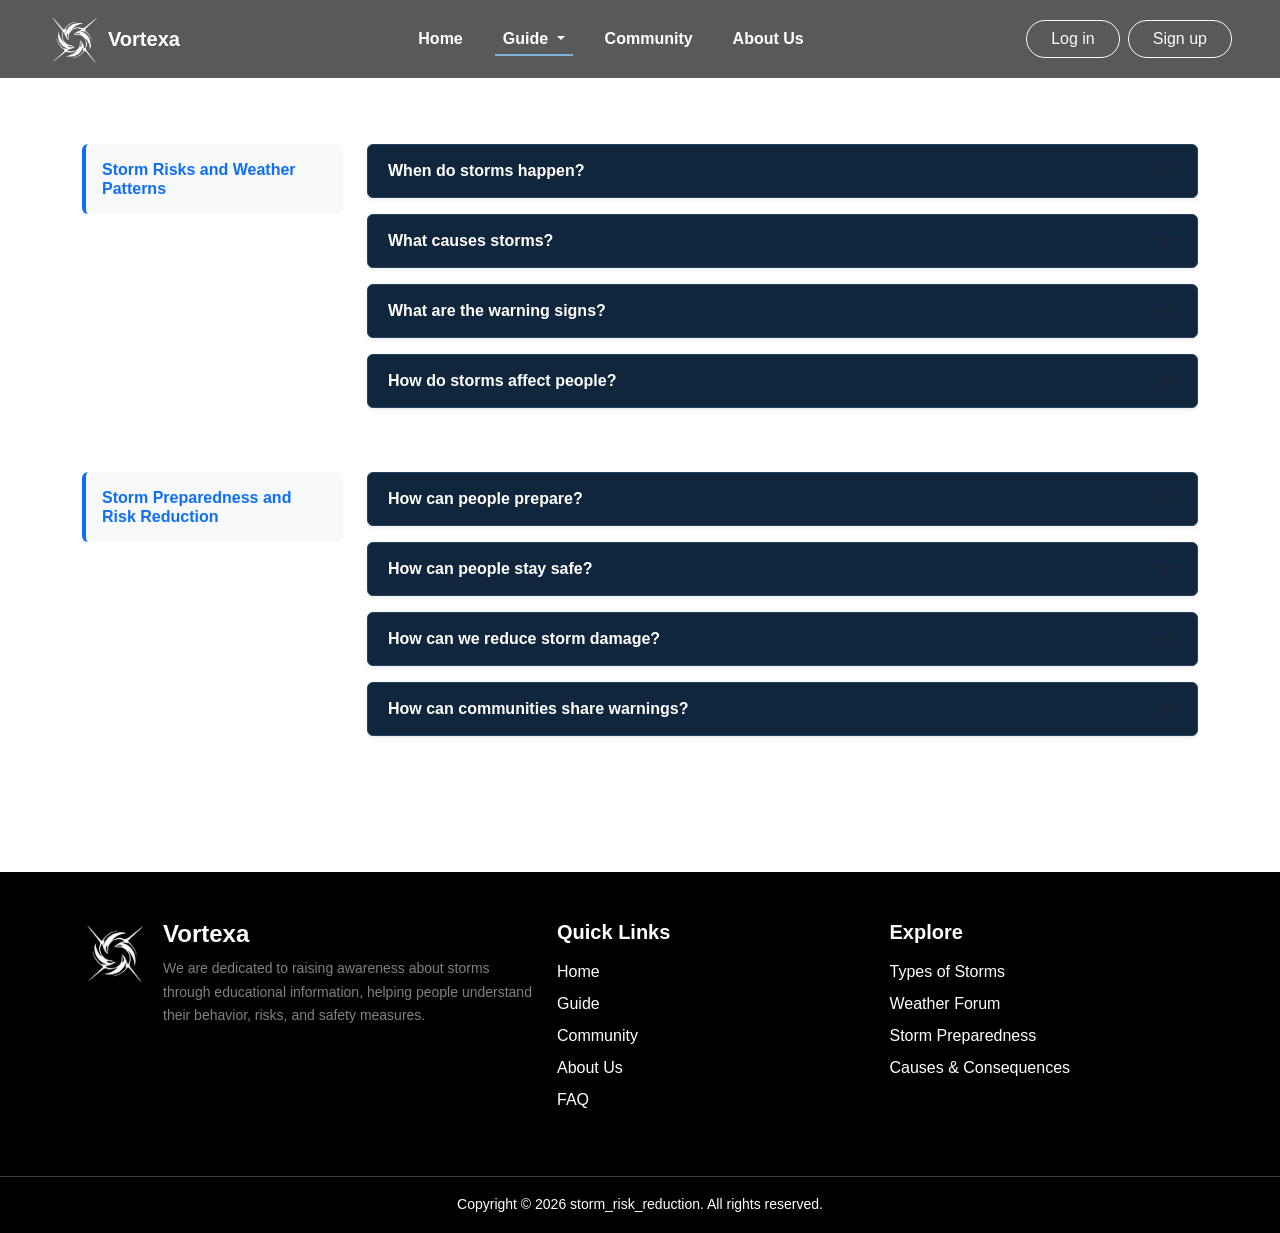
<file: page/faq.html>
<!DOCTYPE html>
<html lang="en">
<head>
    <meta charset="UTF-8">
    <meta name="viewport" content="width=device-width, initial-scale=1.0">
    <title>FAQ</title>
    <link href="https://cdn.jsdelivr.net/npm/bootstrap@5.3.8/dist/css/bootstrap.min.css" rel="stylesheet">
    <link rel="stylesheet" href="https://cdn.jsdelivr.net/npm/bootstrap-icons@1.13.1/font/bootstrap-icons.min.css">
    <link href="https://unpkg.com/aos@2.3.1/dist/aos.css" rel="stylesheet">
    <link rel="shortcut icon" href="../media/voretxa logo.png">
    <link rel="stylesheet" href="../style/style.css">
</head>

<body>

    <!-- Start NAVBAR -->
    <nav class="navbar navbar-expand-lg navbar-dark fixed-top navbar-blurred">
        <div class="container-fluid px-3 px-lg-5">
            <a href="../index.html" class="navbar-brand d-flex align-items-center">
                <img src="../media/voretxa logo.png" class="nav-logo-img object-fit-contain" alt="Logo">
                <span class="ms-2 fw-bold fs-5">Vortexa</span>
            </a>
            <button class="navbar-toggler" type="button" data-bs-toggle="collapse" data-bs-target="#navbarmenu" aria-controls="navbarmenu" aria-expanded="false" aria-label="Toggle navigation">
                <span class="navbar-toggler-icon"></span>
            </button>
            <div class="collapse navbar-collapse" id="navbarmenu">
                <ul class="navbar-nav mx-auto nav-links gap-lg-4">
                    <li class="nav-item">
                        <a href="../Index.html" class="nav-link text-white fw-bold"> Home </a>
                    </li>

                    <li class="nav-item dropdown">
                        <a class="nav-link dropdown-toggle text-white fw-bold active" href="#" id="guideDropdown" role="button" data-bs-toggle="dropdown" aria-expanded="false" aria-current="page">
                            Guide
                        </a>
                        <ul class="dropdown-menu dropdown-menu-dark" aria-labelledby="guideDropdown">
                            <li><a href="guide.html" class="dropdown-item"> Guide </a></li>
                            <li> <a href="stormrisk.html" class="dropdown-item"> Storm Risk </a> </li>
                            <li> <a href="faq.html" class="dropdown-item active"> FAQ</a></li>
                        </ul>
                    </li>
                    <li class="nav-item"><a href="community.html" class="nav-link text-white fw-bold"> Community </a></li>
                    <li class="nav-item"> <a href="aboutus.html" class="nav-link text-white fw-bold"> About Us </a> </li>
                </ul>

                <div class="d-flex flex-column flex-lg-row gap-2 mt-3 mt-lg-0">
                    <a href="#" class="btn btn-outline-light rounded-pill px-4"> Log in </a>
                    <a href="#" class="btn btn-outline-light rounded-pill px-4">Sign up </a>
                </div>
            </div>
        </div>
    </nav>
    <!-- End NAVBAR -->


    <!-- Start FAQ  -->
    <div class="container py-5 mt-5" id="faq">
        <div class="row mb-5 mt-5">

            <div class="col-md-3 mb-3" data-aos="fade-right">
                <h6 class="fw-bold text-primary bg-light p-3 rounded border-start border-4 border-primary">
                    Storm Risks and Weather Patterns
                </h6>
            </div>

            <div class="col-md-9">

                <div class="accordion" id="faq1">

                    <!-- Question 1 -->
                    <div class="accordion-item mb-3 rounded shadow-sm" data-aos="fade-up" data-aos-delay="100">
                        <h2 class="accordion-header">
                            <button class="accordion-button collapsed fw-semibold py-3" type="button"
                                data-bs-toggle="collapse" data-bs-target="#question1"
                                aria-expanded="false" aria-controls="question1">
                                When do storms happen?
                            </button>
                        </h2>

                        <div id="question1" class="accordion-collapse collapse" data-bs-parent="#faq1">
                            <div class="accordion-body p-4">
                                Storms can happen at any time of the year, but they are more common during the rainy season. In Myanmar, storms often occur from May to October, when there is heavy rainfall, strong winds, and thunderstorms. Storms may become more frequent or severe when warm, moist air rises and forms large storm clouds. Checking weather forecasts can help people understand when storms are likely to happen and prepare in advance.
                            </div>
                        </div>
                    </div>

                    <!-- Question 2 -->
                    <div class="accordion-item mb-3 rounded shadow-sm" data-aos="fade-up" data-aos-delay="200">
                        <h2 class="accordion-header">
                            <button class="accordion-button collapsed fw-semibold py-3" type="button"
                                data-bs-toggle="collapse" data-bs-target="#question2"
                                aria-expanded="false" aria-controls="question2">
                                What causes storms?
                            </button>
                        </h2>

                        <div id="question2" class="accordion-collapse collapse" data-bs-parent="#faq1">
                            <div class="accordion-body p-4">
                                Storms usually form when warm, moist air rises into the atmosphere and meets cooler air. As the warm air rises, it cools and forms clouds. When enough moisture gathers, heavy rain, strong winds, thunder, and lightning may occur. Storms can also develop when low-pressure systems bring together different air masses. Tropical storms form over warm ocean water and can become stronger as they gain energy from the warm, moist air.
                            </div>
                        </div>
                    </div>

                    <!-- Question 3 -->
                    <div class="accordion-item mb-3 rounded shadow-sm" data-aos="fade-up" data-aos-delay="300">
                        <h2 class="accordion-header">
                            <button class="accordion-button collapsed fw-semibold py-3" type="button"
                                data-bs-toggle="collapse" data-bs-target="#question3"
                                aria-expanded="false" aria-controls="question3">
                                What are the warning signs?
                            </button>
                        </h2>

                        <div id="question3" class="accordion-collapse collapse" data-bs-parent="#faq1">
                            <div class="accordion-body p-4">
                                There are several warning signs that a storm may be approaching. These include dark clouds, strong or sudden winds, thunder, lightning, and heavy rainfall. The sky may become darker, and the weather may change quickly. Weather forecasts and official storm warnings can also provide important information about approaching storms. People should pay attention to these signs and move to a safe place when necessary.
                            </div>
                        </div>
                    </div>

                    <!-- Question 4 -->
                    <div class="accordion-item mb-3 rounded shadow-sm" data-aos="fade-up" data-aos-delay="400">
                        <h2 class="accordion-header">
                            <button class="accordion-button collapsed fw-semibold py-3" type="button"
                                data-bs-toggle="collapse" data-bs-target="#question4"
                                aria-expanded="false" aria-controls="question4">
                                How do storms affect people?
                            </button>
                        </h2>

                        <div id="question4" class="accordion-collapse collapse" data-bs-parent="#faq1">
                            <div class="accordion-body p-4">
                                Storms can cause serious problems for people, homes, and communities. Heavy rainfall can lead to flooding, while strong winds can damage roofs, trees, and buildings. Storms may also destroy crops, damage roads, and interrupt electricity and communication services. These problems can affect people's daily lives, transportation, and income. In severe cases, storms can also cause injuries and force families to leave their homes temporarily.
                            </div>
                        </div>
                    </div>

                </div>
            </div>
        </div>


        <!-- Second FAQ Group -->
        <div class="row mb-5">

            <div class="col-md-3 mb-3" data-aos="fade-right">
                <h6 class="fw-bold text-primary bg-light p-3 rounded border-start border-4 border-primary">
                    Storm Preparedness and Risk Reduction
                </h6>
            </div>

            <div class="col-md-9">

                <div class="accordion" id="faq5">

                    <!-- Question 5 -->
                    <div class="accordion-item mb-3 rounded shadow-sm" data-aos="fade-up" data-aos-delay="100">
                        <h2 class="accordion-header">
                            <button class="accordion-button collapsed fw-semibold py-3" type="button"
                                data-bs-toggle="collapse" data-bs-target="#question5"
                                aria-expanded="false" aria-controls="question5">
                                How can people prepare?
                            </button>
                        </h2>

                        <div id="question5" class="accordion-collapse collapse" data-bs-parent="#faq5">
                            <div class="accordion-body p-4">
                                People can prepare for storms by checking weather forecasts and listening to official warnings. They should prepare emergency supplies such as drinking water, food, a flashlight, batteries, and a first-aid kit. It is also important to secure roofs, close windows, and keep important documents in a safe place. Families should know where to go if they need to evacuate and make a simple emergency plan. Preparing early can help people stay safe and reduce damage during a storm.
                            </div>
                        </div>
                    </div>

                    <!-- Question 6 -->
                    <div class="accordion-item mb-3 rounded shadow-sm" data-aos="fade-up" data-aos-delay="200">
                        <h2 class="accordion-header">
                            <button class="accordion-button collapsed fw-semibold py-3" type="button"
                                data-bs-toggle="collapse" data-bs-target="#question6"
                                aria-expanded="false" aria-controls="question6">
                                How can people stay safe?
                            </button>
                        </h2>

                        <div id="question6" class="accordion-collapse collapse" data-bs-parent="#faq5">
                            <div class="accordion-body p-4">
                                People should stay indoors and keep away from windows during strong winds and heavy rain. They should avoid flooded roads, rivers, and areas where water is moving quickly. During thunderstorms, people should stay away from tall trees, open areas, and electrical equipment. If officials advise evacuation, people should follow their instructions and move to a safe location. After the storm, people should avoid damaged buildings and fallen power lines because these can still be dangerous.
                            </div>
                        </div>
                    </div>

                    <!-- Question 7 -->
                    <div class="accordion-item mb-3 rounded shadow-sm" data-aos="fade-up" data-aos-delay="300">
                        <h2 class="accordion-header">
                            <button class="accordion-button collapsed fw-semibold py-3" type="button"
                                data-bs-toggle="collapse" data-bs-target="#question7"
                                aria-expanded="false" aria-controls="question7">
                                How can we reduce storm damage?
                            </button>
                        </h2>

                        <div id="question7" class="accordion-collapse collapse" data-bs-parent="#faq5">
                            <div class="accordion-body p-4">
                                We can reduce storm damage by taking preventive measures before storms occur. Communities should keep drains and waterways clear so that rainwater can flow away easily. Homes can be protected by securing roofs, repairing weak structures, and using suitable building materials. Planting trees in appropriate areas can help reduce soil erosion and provide protection from strong winds. Communities can also improve drainage systems, prepare emergency shelters, and educate people about storm safety. These actions can help reduce damage to homes, roads, and the environment.
                            </div>
                        </div>
                    </div>

                    <!-- Question 8 -->
                    <div class="accordion-item mb-3 rounded shadow-sm" data-aos="fade-up" data-aos-delay="400">
                        <h2 class="accordion-header">
                            <button class="accordion-button collapsed fw-semibold py-3" type="button"
                                data-bs-toggle="collapse" data-bs-target="#question8"
                                aria-expanded="false" aria-controls="question8">
                                How can communities share warnings?
                            </button>
                        </h2>

                        <div id="question8" class="accordion-collapse collapse" data-bs-parent="#faq5">
                            <div class="accordion-body p-4">
                                Communities can share storm warnings through radio, television, social media, mobile phone messages, and local announcements. Weather information should come from reliable sources, such as the Department of Meteorology and Hydrology in Myanmar. Local leaders can help inform residents about approaching storms, evacuation routes, and safe shelters. Schools and community groups can also teach people how to respond to warnings. Sharing clear and timely information helps people prepare early and protect themselves and their families.
                            </div>
                        </div>
                    </div>

                </div>
            </div>
        </div>

    </div>
    <!-- END FAQ SECTION -->


    <!-- Start FOOTER -->
    <footer class="bg-black text-white mt-4">
        <div class="container py-5">
            <div class="row g-4">
                <div class="col-12 col-md-5">
                    <div class="d-flex align-items-start">
                        <a href="index.html"><img src="../media/voretxa logo.png" class="footer-logo me-3" alt="logo"></a>
                        <div>
                            <h4 class="fw-bold">Vortexa</h4>
                            <p class="small text-white-50">
                                We are dedicated to raising awareness about storms through educational information, helping people understand their behavior, risks, and safety measures.
                            </p>
                        </div>
                    </div>
                </div>

                <div class="col-12 col-md-7">
                    <div class="row g-4">
                        <div class="col-6 col-md-6">
                            <h5 class="fw-bold mb-3">Quick Links</h5>
                            <ul class="list-unstyled footer-links">
                                <li class="mb-2">
                                    <a href="../index.html" class="text-decoration-none text-white">Home</a>
                                </li>
                                <li class="mb-2">
                                    <a href="guide.html" class="text-decoration-none text-white">Guide</a>
                                </li>
                                <li class="mb-2">
                                    <a href="community.html" class="text-decoration-none text-white">Community</a>
                                </li>
                                <li class="mb-2">
                                    <a href="aboutus.html" class="text-decoration-none text-white">About Us</a>
                                </li>
                                <li class="mb-2">
                                    <a href="faq.html" class="text-decoration-none text-white">FAQ</a>
                                </li>
                            </ul>
                        </div>


                        <div class="col-6 col-md-6">
                            <h5 class="fw-bold mb-3">Explore</h5>

                            <ul class="list-unstyled footer-links">
                                <li class="mb-2">
                                    <a href="guide.html#storm-type" class="text-decoration-none text-white">Types of Storms</a>
                                </li>
                                <li class="mb-2">
                                    <a href="community.html#weather-forum" class="text-decoration-none text-white">Weather Forum</a>
                                </li>
                                <li class="mb-2">
                                    <a href="guide.html#Preparedness" class="text-decoration-none text-white">Storm Preparedness</a>
                                </li>
                                <li class="mb-2">
                                    <a href="guide.html#causes" class="text-decoration-none text-white">Causes & Consequences</a>
                                </li>
                            </ul>
                        </div>

                    </div>
                </div>

            </div>
        </div>


        <hr class="my-0">

        <div class="container text-center py-3">
            <p class="small mb-0 text-light-50">
                Copyright &copy; 2026 storm_risk_reduction. All rights reserved.
            </p>
        </div>

    </footer>

    <!-- End FOOTER  -->


    <!-- BOOTSTRAP JS -->
    <script src="https://cdn.jsdelivr.net/npm/bootstrap@5.3.8/dist/js/bootstrap.bundle.min.js"></script>

    <!-- AOS JS -->
    <script src="https://unpkg.com/aos@2.3.1/dist/aos.js"></script>

    <!-- INITIALIZE AOS -->
    <script>
        AOS.init({
            duration: 1000,
            once: true,
            offset: 100,
            easing: 'ease-in-out',
            mirror: false
        });
    </script>

</body>
</html>
</file>
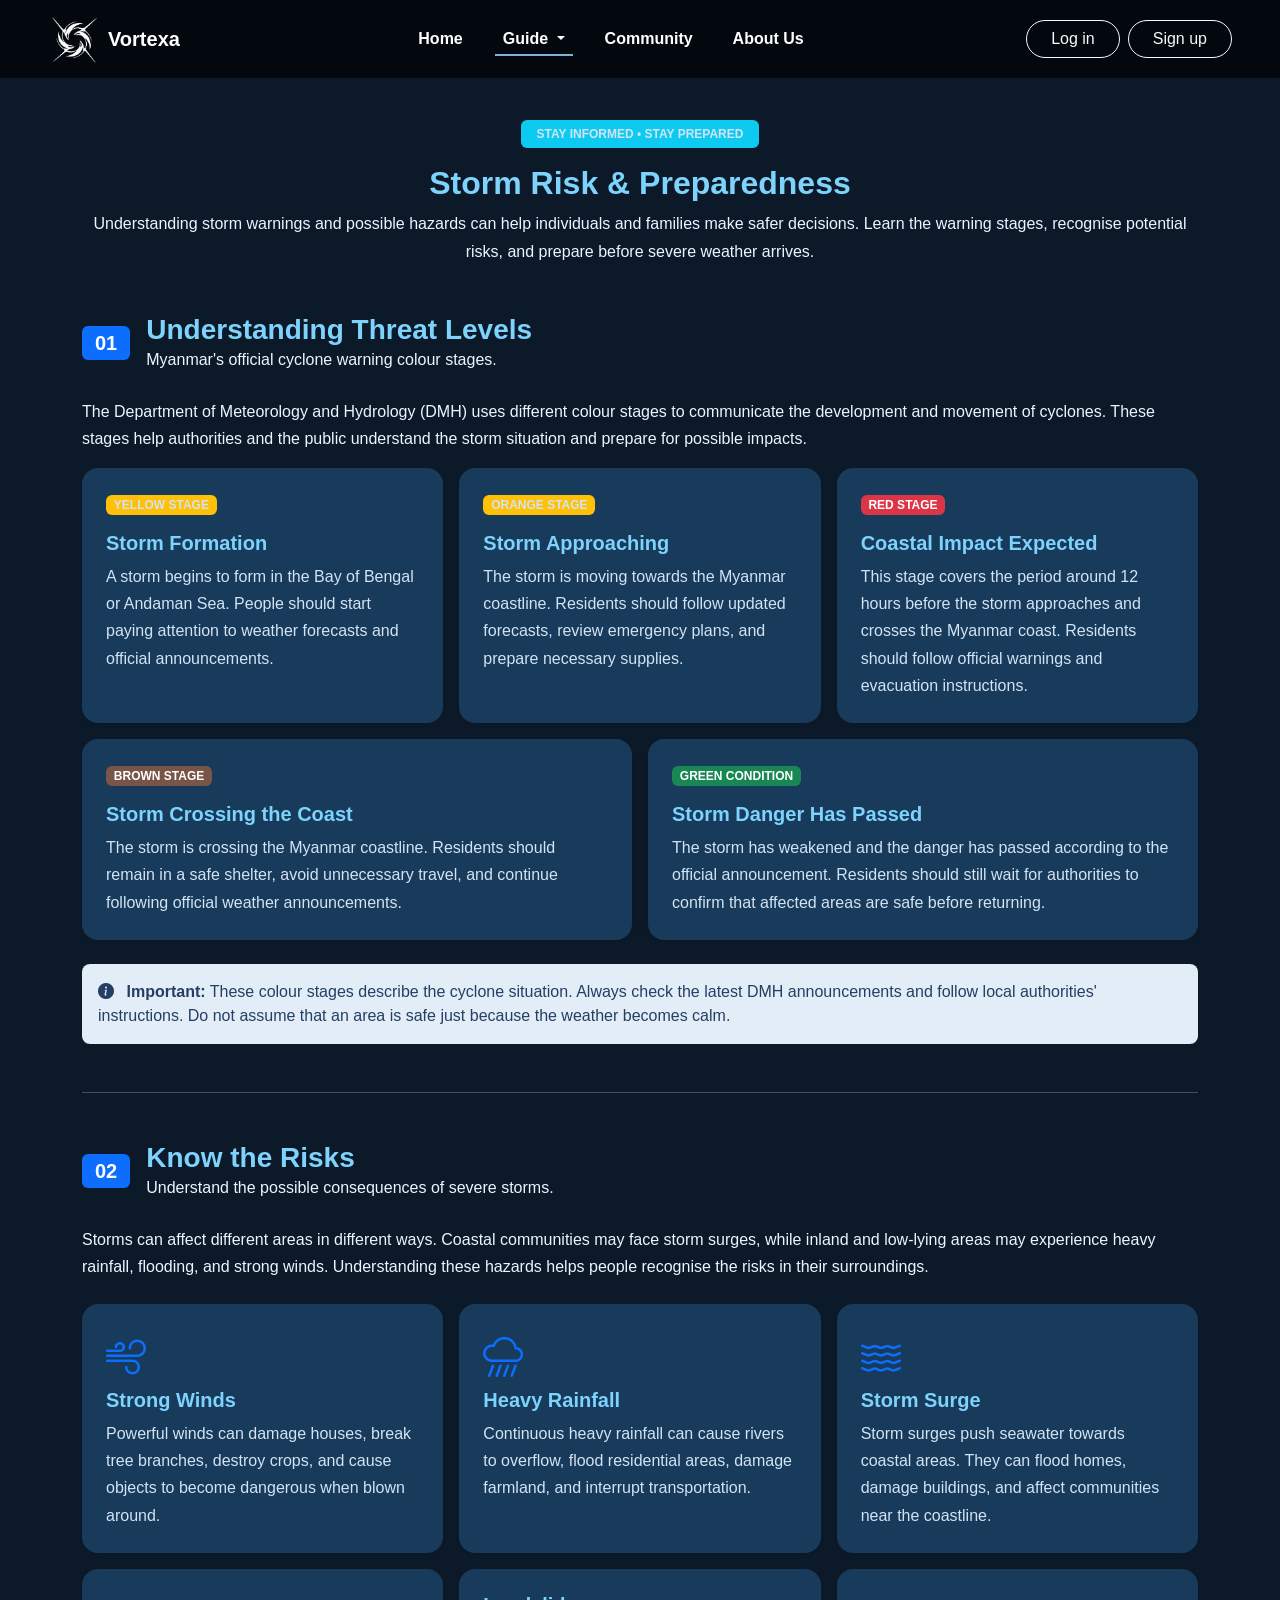
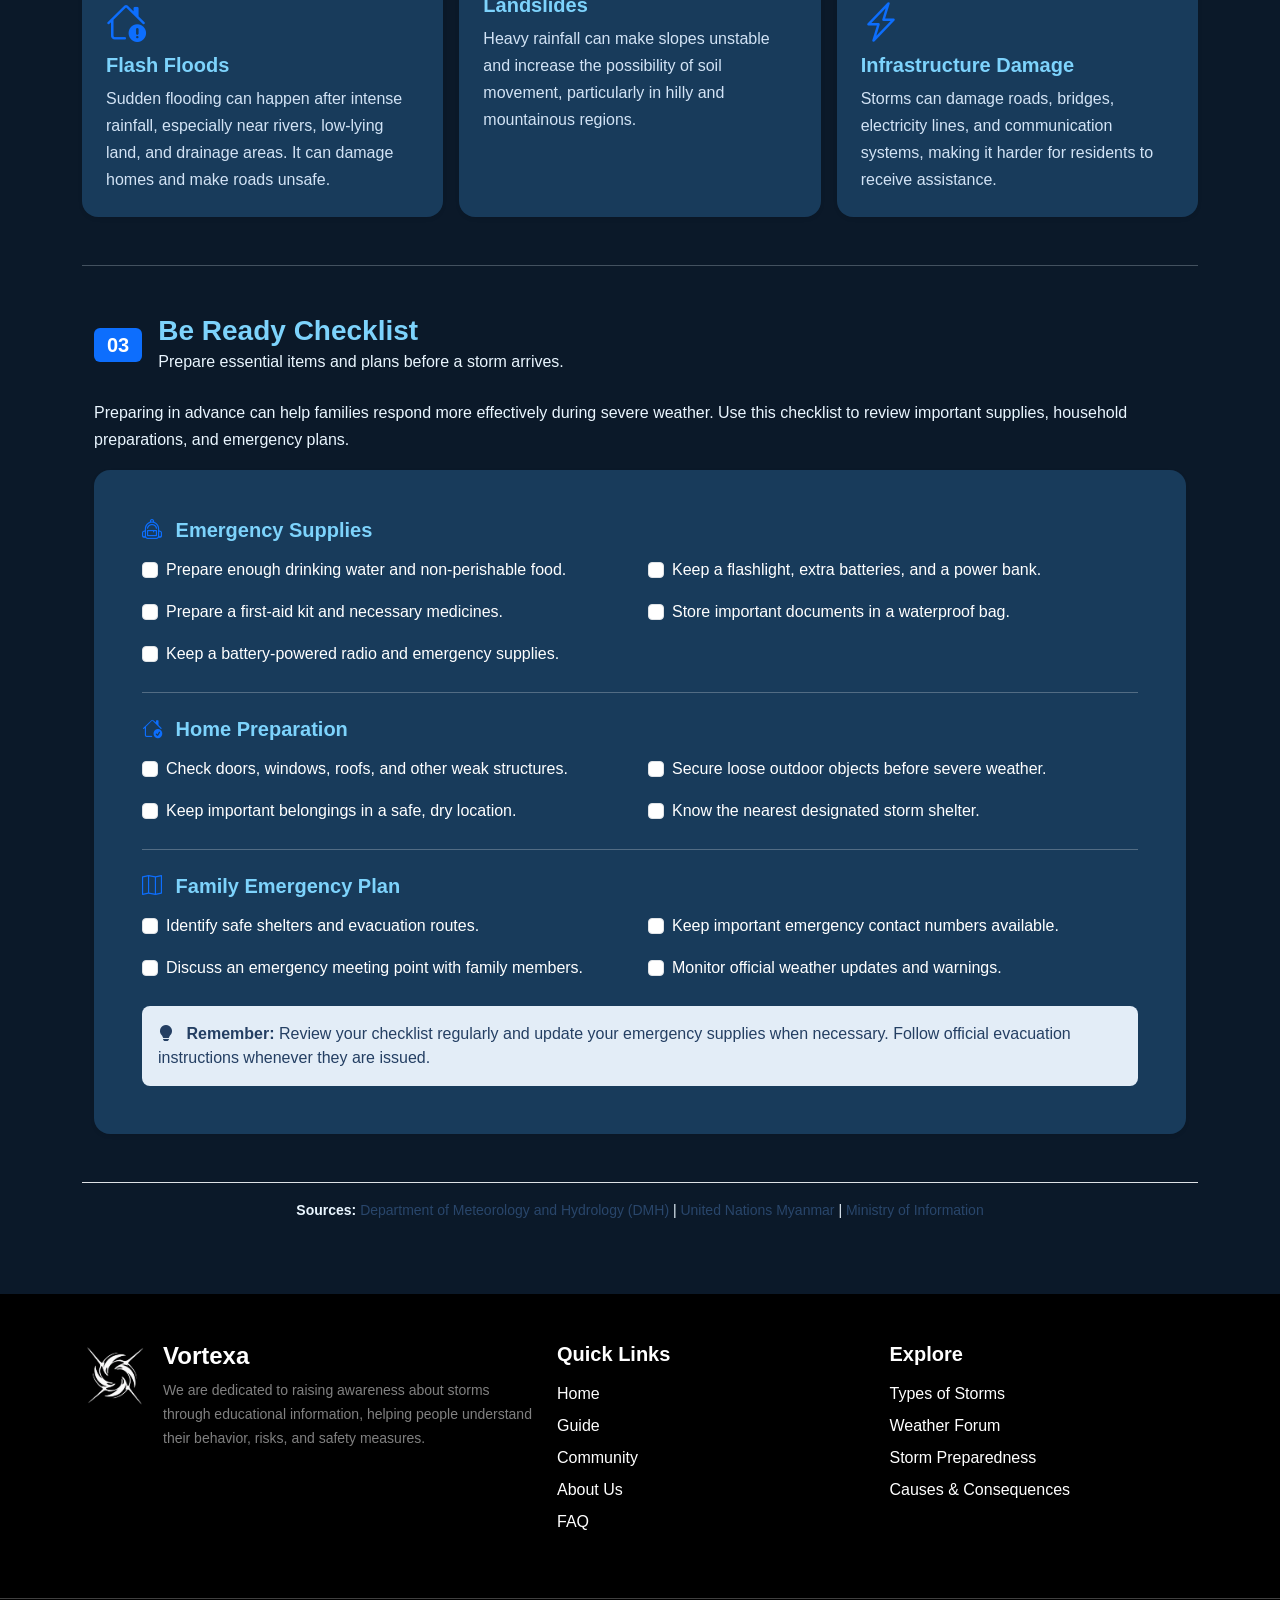
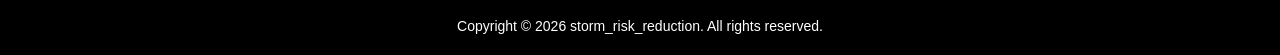
<file: page/stormrisk.html>
<!DOCTYPE html>
<html lang="en">
<head>
    <meta charset="UTF-8">
    <meta name="viewport" content="width=device-width, initial-scale=1.0">
    <title>Storm Risk & Preparedness</title>
    <link href="https://cdn.jsdelivr.net/npm/bootstrap@5.3.8/dist/css/bootstrap.min.css" rel="stylesheet">
    <link rel="stylesheet" href="https://cdn.jsdelivr.net/npm/bootstrap-icons@1.13.1/font/bootstrap-icons.min.css">
    <link href="https://unpkg.com/aos@2.3.1/dist/aos.css" rel="stylesheet">
    <link rel="shortcut icon" href="../media/voretxa logo.png">
    <link rel="stylesheet" href="../style/style.css">
    <link rel="stylesheet" href="../style/stormrisk.css">
</head>
<body>

    <!-- Start NAVBAR -->
    <nav class="navbar navbar-expand-lg navbar-dark fixed-top navbar-blurred">
        <div class="container-fluid px-3 px-lg-5">
            <a href="../index.html" class="navbar-brand d-flex align-items-center">
                <img src="../media/voretxa logo.png" class="nav-logo-img object-fit-contain" alt="Logo">
                <span class="ms-2 fw-bold fs-5">Vortexa</span>
            </a>
            <button class="navbar-toggler" type="button" data-bs-toggle="collapse" data-bs-target="#navbarmenu" aria-controls="navbarmenu" aria-expanded="false" aria-label="Toggle navigation">
                <span class="navbar-toggler-icon"></span>
            </button>

            <div class="collapse navbar-collapse" id="navbarmenu">
                <ul class="navbar-nav mx-auto nav-links gap-lg-4">
                    <li class="nav-item">
                        <a href="../index.html" class="nav-link text-white fw-bold">Home</a>
                    </li>
                    <li class="nav-item dropdown">
                        <a class="nav-link dropdown-toggle text-white fw-bold active"
                            href="#" id="guideDropdown" role="button"
                            data-bs-toggle="dropdown" aria-expanded="false">
                            Guide
                        </a>
                        <ul class="dropdown-menu dropdown-menu-dark" aria-labelledby="guideDropdown">
                            <li><a href="guide.html" class="dropdown-item">Guide</a></li>
                            <li><a href="stormrisk.html" class="dropdown-item active">Storm Risk</a></li>
                            <li><a href="faq.html" class="dropdown-item">FAQ</a></li>
                        </ul>
                    </li>

                    <li class="nav-item">
                        <a href="community.html" class="nav-link text-white fw-bold">Community</a>
                    </li>

                    <li class="nav-item">
                        <a href="aboutus.html" class="nav-link text-white fw-bold">About Us</a>
                    </li>
                </ul>

                <div class="d-flex flex-column flex-lg-row gap-2 mt-3 mt-lg-0">
                    <a href="#" class="btn btn-outline-light rounded-pill px-4">Log in</a>
                    <a href="#" class="btn btn-outline-light rounded-pill px-4">Sign up</a>
                </div>
            </div>
        </div>
    </nav>
    <!-- END NAVBAR -->

    <!-- Start MAIN CONTENT -->
    <section class="container my-5 py-4" id="storm-risk-checklist">
        <div class="text-center mb-5 mt-5" data-aos="fade-up">
            <span class="badge bg-info text-dark px-3 py-2 mb-3">
                STAY INFORMED • STAY PREPARED
            </span>
            <h2 class="fw-bold">Storm Risk & Preparedness</h2>

            <p class="mx-auto">
                Understanding storm warnings and possible hazards can help individuals and families make safer decisions. Learn the warning stages, recognise potential risks, and prepare before severe weather arrives.
            </p>
        </div>

        <div class="mb-5">
            <div class="d-flex align-items-center mb-4" data-aos="fade-right">
                <span class="badge bg-primary fs-5 me-3">01</span>
                <div>
                    <h3 class="fw-bold mb-0">Understanding Threat Levels</h3>
                    <p class="mb-0">
                        Myanmar's official cyclone warning colour stages.
                    </p>
                </div>
            </div>

            <p data-aos="fade-up">
                The Department of Meteorology and Hydrology (DMH) uses different colour stages to communicate the development and movement of cyclones. These stages help authorities and the public understand the storm situation and prepare for possible impacts.
            </p>

            <div class="row g-3">

                <!-- Yellow -->
                <div class="col-12 col-md-6 col-lg-4" data-aos="fade-up" data-aos-delay="100">
                    <div class="card h-100 border-0 shadow-sm rounded-4">
                        <div class="card-body p-4">
                            <span class="badge bg-warning text-dark mb-3">YELLOW STAGE</span>
                            <h5 class="fw-bold">Storm Formation</h5>
                            <p class="mb-0">
                                A storm begins to form in the Bay of Bengal or Andaman Sea. People should start paying attention to weather forecasts and official announcements.
                            </p>
                        </div>
                    </div>
                </div>

                <!-- Orange -->
                <div class="col-12 col-md-6 col-lg-4" data-aos="fade-up" data-aos-delay="200">
                    <div class="card h-100 border-0 shadow-sm rounded-4">
                        <div class="card-body p-4">
                            <span class="badge bg-warning text-dark mb-3">ORANGE STAGE</span>
                            <h5 class="fw-bold">Storm Approaching</h5>
                            <p class="mb-0">
                                The storm is moving towards the Myanmar coastline. Residents should follow updated forecasts, review emergency plans, and prepare necessary supplies.
                            </p>
                        </div>
                    </div>
                </div>

                <!-- Red -->
                <div class="col-12 col-md-6 col-lg-4" data-aos="fade-up" data-aos-delay="300">
                    <div class="card h-100 border-0 shadow-sm rounded-4">
                        <div class="card-body p-4">
                            <span class="badge bg-danger mb-3">RED STAGE</span>
                            <h5 class="fw-bold">Coastal Impact Expected</h5>
                            <p class="mb-0">
                                This stage covers the period around 12 hours before the storm approaches and crosses the Myanmar coast. Residents should follow official warnings and evacuation instructions.
                            </p>
                        </div>
                    </div>
                </div>

                <!-- Brown -->
                <div class="col-12 col-md-6 col-lg-6" data-aos="fade-up" data-aos-delay="400">
                    <div class="card h-100 border-0 shadow-sm rounded-4">
                        <div class="card-body p-4">
                            <span class="badge text-white mb-3" style="background-color: #795548;">
                                BROWN STAGE
                            </span>
                            <h5 class="fw-bold">Storm Crossing the Coast</h5>

                            <p class="mb-0">
                                The storm is crossing the Myanmar coastline. Residents should remain in a safe shelter, avoid unnecessary travel, and continue following official weather announcements.
                            </p>
                        </div>
                    </div>
                </div>

                <!-- Green -->
                <div class="col-12 col-md-6 col-lg-6" data-aos="fade-up" data-aos-delay="500">
                    <div class="card h-100 border-0 shadow-sm rounded-4">
                        <div class="card-body p-4">
                            <span class="badge bg-success mb-3">GREEN CONDITION</span>
                            <h5 class="fw-bold">Storm Danger Has Passed</h5>
                            <p class="mb-0">
                                The storm has weakened and the danger has passed according to the official announcement. Residents should still wait for authorities to confirm that affected areas are safe before returning.
                            </p>
                        </div>
                    </div>
                </div>
            </div>

            <!-- IMPORTANT ALERT -->
            <div class="alert alert-info border-0 rounded-3 mt-4" data-aos="fade-up">
                <i class="bi bi-info-circle-fill me-2"></i>
                <strong>Important:</strong>
                These colour stages describe the cyclone situation. Always check the latest DMH announcements and follow local authorities' instructions. Do not assume that an area is safe just because the weather becomes calm.
            </div>
        </div>

        <hr class="my-5">

        <!-- 2. KNOW THE RISKS -->
        <div class="mb-5">
            <div class="d-flex align-items-center mb-4" data-aos="fade-right">
                <span class="badge bg-primary fs-5 me-3">02</span>
                <div>
                    <h3 class="fw-bold mb-0">Know the Risks</h3>
                    <p class="mb-0">
                        Understand the possible consequences of severe storms.
                    </p>
                </div>
            </div>

            <p class="mb-4" data-aos="fade-up">
                Storms can affect different areas in different ways. Coastal communities may face storm surges, while inland and low-lying areas may experience heavy rainfall, flooding, and strong winds. Understanding these hazards helps people recognise the risks in their surroundings.
            </p>

            <div class="row g-3">
                <!-- Strong Winds -->
                <div class="col-12 col-md-6 col-lg-4" data-aos="zoom-in" data-aos-delay="100">
                    <div class="card h-100 border-0 shadow-sm rounded-4">
                        <div class="card-body p-4">
                            <i class="bi bi-wind fs-1 text-primary mb-3"></i>
                            <h5 class="fw-bold">Strong Winds</h5>
                            <p class="mb-0">
                                Powerful winds can damage houses, break tree branches, destroy crops, and cause objects to become dangerous when blown around.
                            </p>
                        </div>
                    </div>
                </div>

                <!-- Heavy Rainfall -->
                <div class="col-12 col-md-6 col-lg-4" data-aos="zoom-in" data-aos-delay="200">
                    <div class="card h-100 border-0 shadow-sm rounded-4">
                        <div class="card-body p-4">
                            <i class="bi bi-cloud-rain-heavy fs-1 text-primary mb-3"></i>
                            <h5 class="fw-bold">Heavy Rainfall</h5>
                            <p class="mb-0">
                                Continuous heavy rainfall can cause rivers to overflow, flood residential areas, damage farmland, and interrupt transportation.
                            </p>
                        </div>
                    </div>
                </div>

                <!-- Storm Surge -->
                <div class="col-12 col-md-6 col-lg-4" data-aos="zoom-in" data-aos-delay="300">
                    <div class="card h-100 border-0 shadow-sm rounded-4">
                        <div class="card-body p-4">
                            <i class="bi bi-water fs-1 text-primary mb-3"></i>
                            <h5 class="fw-bold">Storm Surge</h5>
                            <p class="mb-0">
                                Storm surges push seawater towards coastal areas. They can flood homes, damage buildings, and affect communities near the coastline.
                            </p>
                        </div>
                    </div>
                </div>

                <!-- Flash Floods -->
                <div class="col-12 col-md-6 col-lg-4" data-aos="zoom-in" data-aos-delay="400">
                    <div class="card h-100 border-0 shadow-sm rounded-4">
                        <div class="card-body p-4">
                            <i class="bi bi-house-exclamation fs-1 text-primary mb-3"></i>
                            <h5 class="fw-bold">Flash Floods</h5>
                            <p class="mb-0">
                                Sudden flooding can happen after intense rainfall, especially near rivers, low-lying land, and drainage areas. It can damage homes and make roads unsafe.
                            </p>
                        </div>
                    </div>
                </div>

                <!-- Landslides -->
                <div class="col-12 col-md-6 col-lg-4" data-aos="zoom-in" data-aos-delay="500">
                    <div class="card h-100 border-0 shadow-sm rounded-4">
                        <div class="card-body p-4">
                            <i class="bi bi-mountains fs-1 text-primary mb-3"></i>
                            <h5 class="fw-bold">Landslides</h5>
                            <p class="mb-0">
                                Heavy rainfall can make slopes unstable and increase the possibility of soil movement, particularly in hilly and mountainous regions.
                            </p>
                        </div>
                    </div>
                </div>

                <!-- Infrastructure Damage -->
                <div class="col-12 col-md-6 col-lg-4" data-aos="zoom-in" data-aos-delay="600">
                    <div class="card h-100 border-0 shadow-sm rounded-4">
                        <div class="card-body p-4">
                            <i class="bi bi-lightning-charge fs-1 text-primary mb-3"></i>
                            <h5 class="fw-bold">Infrastructure Damage</h5>
                            <p class="mb-0">
                                Storms can damage roads, bridges, electricity lines, and communication systems, making it harder for residents to receive assistance.
                            </p>
                        </div>
                    </div>
                </div>
            </div>
        </div>

        <hr class="my-5">

        <!-- 3. BE READY CHECKLIST -->
        <div class="container">
            <div class="d-flex align-items-center mb-4" data-aos="fade-right">
                <span class="badge bg-primary fs-5 me-3">03</span>
                <div>
                    <h3 class="fw-bold mb-0">Be Ready Checklist</h3>
                    <p class="mb-0">
                        Prepare essential items and plans before a storm arrives.
                    </p>
                </div>
            </div>

            <p data-aos="fade-up">
                Preparing in advance can help families respond more effectively during severe weather. Use this checklist to review important supplies, household preparations, and emergency plans.
            </p>

            <div class="card border-0 shadow-sm rounded-4" data-aos="fade-up">
                <div class="card-body p-4 p-md-5">
                    <!-- Emergency Supplies -->
                    <h5 class="fw-bold mb-3">
                        <i class="bi bi-backpack2 text-primary me-2"></i>
                        Emergency Supplies
                    </h5>

                    <div class="row g-3 mb-4">
                        <div class="col-12 col-md-6">
                            <div class="form-check">
                                <input class="form-check-input" type="checkbox" id="ready1">
                                <label class="form-check-label" for="ready1">
                                    Prepare enough drinking water and non-perishable food.
                                </label>
                            </div>
                        </div>

                        <div class="col-12 col-md-6">
                            <div class="form-check">
                                <input class="form-check-input" type="checkbox" id="ready2">
                                <label class="form-check-label" for="ready2">
                                    Keep a flashlight, extra batteries, and a power bank.
                                </label>
                            </div>
                        </div>

                        <div class="col-12 col-md-6">
                            <div class="form-check">
                                <input class="form-check-input" type="checkbox" id="ready3">
                                <label class="form-check-label" for="ready3">
                                    Prepare a first-aid kit and necessary medicines.
                                </label>
                            </div>
                        </div>

                        <div class="col-12 col-md-6">
                            <div class="form-check">
                                <input class="form-check-input" type="checkbox" id="ready4">
                                <label class="form-check-label" for="ready4">
                                    Store important documents in a waterproof bag.
                                </label>
                            </div>
                        </div>

                        <div class="col-12 col-md-6">
                            <div class="form-check">
                                <input class="form-check-input" type="checkbox" id="ready5">
                                <label class="form-check-label" for="ready5">
                                    Keep a battery-powered radio and emergency supplies.
                                </label>
                            </div>
                        </div>

                    </div>

                    <hr class="my-4">

                    <!-- Home Preparation -->
                    <h5 class="fw-bold mb-3">
                        <i class="bi bi-house-check text-primary me-2"></i>
                        Home Preparation
                    </h5>

                    <div class="row g-3 mb-4">
                        <div class="col-12 col-md-6">
                            <div class="form-check">
                                <input class="form-check-input" type="checkbox" id="ready6">
                                <label class="form-check-label" for="ready6">
                                    Check doors, windows, roofs, and other weak structures.
                                </label>
                            </div>
                        </div>

                        <div class="col-12 col-md-6">
                            <div class="form-check">
                                <input class="form-check-input" type="checkbox" id="ready7">
                                <label class="form-check-label" for="ready7">
                                    Secure loose outdoor objects before severe weather.
                                </label>
                            </div>
                        </div>

                        <div class="col-12 col-md-6">
                            <div class="form-check">
                                <input class="form-check-input" type="checkbox" id="ready8">
                                <label class="form-check-label" for="ready8">
                                    Keep important belongings in a safe, dry location.
                                </label>
                            </div>
                        </div>

                        <div class="col-12 col-md-6">
                            <div class="form-check">
                                <input class="form-check-input" type="checkbox" id="ready9">
                                <label class="form-check-label" for="ready9">
                                    Know the nearest designated storm shelter.
                                </label>
                            </div>
                        </div>

                    </div>

                    <hr class="my-4">

                    <!-- Family Emergency Plan -->
                    <h5 class="fw-bold mb-3">
                        <i class="bi bi-map text-primary me-2"></i>
                        Family Emergency Plan
                    </h5>

                    <div class="row g-3">
                        <div class="col-12 col-md-6">
                            <div class="form-check">
                                <input class="form-check-input" type="checkbox" id="ready10">
                                <label class="form-check-label" for="ready10">
                                    Identify safe shelters and evacuation routes.
                                </label>
                            </div>
                        </div>

                        <div class="col-12 col-md-6">
                            <div class="form-check">
                                <input class="form-check-input" type="checkbox" id="ready11">
                                <label class="form-check-label" for="ready11">
                                    Keep important emergency contact numbers available.
                                </label>
                            </div>
                        </div>

                        <div class="col-12 col-md-6">
                            <div class="form-check">
                                <input class="form-check-input" type="checkbox" id="ready12">
                                <label class="form-check-label" for="ready12">
                                    Discuss an emergency meeting point with family members.
                                </label>
                            </div>
                        </div>

                        <div class="col-12 col-md-6">
                            <div class="form-check">
                                <input class="form-check-input" type="checkbox" id="ready13">
                                <label class="form-check-label" for="ready13">
                                    Monitor official weather updates and warnings.
                                </label>
                            </div>
                        </div>

                    </div>


                    <!-- Reminder -->
                    <div class="alert alert-info border-0 rounded-3 mt-4 mb-0">
                        <i class="bi bi-lightbulb-fill me-2"></i>
                        <strong>Remember:</strong>
                        Review your checklist regularly and update your emergency supplies when necessary. Follow official evacuation instructions whenever they are issued.
                    </div>
                </div>
            </div>
        </div>

        <!-- SOURCES -->
        <div class="mt-5 pt-3 border-top text-center" data-aos="fade-up">
            <p class="small mb-0">
                <strong>Sources:</strong>
                <a href="https://www.moezala.gov.mm/en/natural-disaster/80"
                    target="_blank" rel="noopener noreferrer">
                    Department of Meteorology and Hydrology (DMH)
                </a> |

                <a href="https://myanmar.un.org/en/268735-how-prepare-cyclone"
                    target="_blank" rel="noopener noreferrer">
                    United Nations Myanmar
                </a> |

                <a href="https://www.moi.gov.mm/moi%3Aeng/news/14580"
                    target="_blank" rel="noopener noreferrer">
                    Ministry of Information
                </a>

            </p>
        </div>
    </section>
    <!-- END MAIN CONTENT -->

    <!-- Start FOOTER -->
    <footer class="bg-black text-white mt-4">
        <div class="container py-5">
            <div class="row g-4">
                <div class="col-12 col-md-5">
                    <div class="d-flex align-items-start">
                        <a href="index.html"><img src="../media/voretxa logo.png" class="footer-logo me-3" alt="logo"></a>
                        <div>
                            <h4 class="fw-bold">Vortexa</h4>
                            <p class="small text-white-50">
                                We are dedicated to raising awareness about storms through educational information, helping people understand their behavior, risks, and safety measures.
                            </p>
                        </div>
                    </div>
                </div>

                <div class="col-12 col-md-7">
                    <div class="row g-4">
                        <div class="col-6 col-md-6">
                            <h5 class="fw-bold mb-3">Quick Links</h5>
                            <ul class="list-unstyled footer-links">
                                <li class="mb-2">
                                    <a href="../index.html" class="text-decoration-none text-white">Home</a>
                                </li>
                                <li class="mb-2">
                                    <a href="guide.html" class="text-decoration-none text-white">Guide</a>
                                </li>
                                <li class="mb-2">
                                    <a href="community.html" class="text-decoration-none text-white">Community</a>
                                </li>
                                <li class="mb-2">
                                    <a href="aboutus.html" class="text-decoration-none text-white">About Us</a>
                                </li>
                                <li class="mb-2">
                                    <a href="faq.html" class="text-decoration-none text-white">FAQ</a>
                                </li>
                            </ul>
                        </div>


                        <div class="col-6 col-md-6">
                            <h5 class="fw-bold mb-3">Explore</h5>

                            <ul class="list-unstyled footer-links">
                                <li class="mb-2">
                                    <a href="guide.html#storm-type" class="text-decoration-none text-white">Types of Storms</a>
                                </li>
                                <li class="mb-2">
                                    <a href="community.html#weather-forum" class="text-decoration-none text-white">Weather Forum</a>
                                </li>
                                <li class="mb-2">
                                    <a href="guide.html#Preparedness" class="text-decoration-none text-white">Storm Preparedness</a>
                                </li>
                                <li class="mb-2">
                                    <a href="guide.html#causes" class="text-decoration-none text-white">Causes & Consequences</a>
                                </li>
                            </ul>
                        </div>

                    </div>
                </div>

            </div>
        </div>


        <hr class="my-0">

        <div class="container text-center py-3">
            <p class="small mb-0 text-light-50">
                Copyright &copy; 2026 storm_risk_reduction. All rights reserved.
            </p>
        </div>

    </footer>

    <!-- End FOOTER  -->


    <script src="https://cdn.jsdelivr.net/npm/bootstrap@5.3.8/dist/js/bootstrap.bundle.min.js"></script>
    <script src="https://unpkg.com/aos@2.3.1/dist/aos.js"></script>
    <script>
        AOS.init({
            duration: 1000,
            once: true,
            offset: 100,
            easing: 'ease-in-out',
            mirror: false
        });
    </script>

</body>
</html>
</file>
<file: style/style.css>
body {
    font-family: Arial, sans-serif;
    color: #12344a;
    margin: 0;
    padding: 0;
}

html {
    scroll-behavior: smooth;
}

.section-title {
    color: #12344a;
}


/* navbar */

.navbar-blurred {
    background: rgba(0, 0, 0, 0.65);
    backdrop-filter: blur(10px);
    -webkit-backdrop-filter: blur(10px);
}

.nav-logo-img {
    width: 52px;
    height: 52px;
    object-fit: contain;
}

.nav-links .nav-link {
    position: relative;
    font-weight: 600;
    transition: color 0.3s ease;
}

.nav-links .nav-link::before {
    content: "";
    position: absolute;
    left: 0;
    bottom: 3px;
    width: 0;
    height: 2px;
    background: #7eb3d9;
    transition: width 0.3s ease;
}

.nav-links .nav-link:hover::before,
.nav-links .nav-link.active::before {
    width: 100%;
}

.nav-links .nav-link:hover {
    color: #7eb3d9;
}

/* hero */

.hero {
    background:
        linear-gradient(
            rgba(0, 0, 0, 0.45),
            rgba(0, 0, 0, 0.75)
        ),
        url("https://i.pinimg.com/originals/4f/7b/af/4f7baf9d24aa5ca3a8c98d7dec85576c.gif");
        background-position: center;
        background-size: cover;
        background-repeat: no-repeat;
        background-attachment: fixed;
}

.hero-content {
    padding-top: 175px;
    padding-bottom: 40px;
}

.hero-content h1 {
    line-height: 1.15;
}

.hero-content p {
    max-width: 750px;
    line-height: 1.8;
}

.hero-bottom {
    background: rgba(0, 0, 0, 0.25);
}

.hero-bottom h2 {
    color: #7eb3d9;
}

.hero-bottom hr {
    border: 1px solid white;
    opacity: 0.7;
}

.hero-bottom p {
    color: #eeeeee;
    line-height: 1.6;
}


/* introduction */

.video-show {
    height: 350px;
    border-radius: 16px;
}

.video-show video {
    object-fit: cover;
}

.eyebrow-text {
    color: #4a90c2;
    letter-spacing: 2px;
    font-size: 14px;
}

.container p {
    line-height: 1.7;
}


/* type of storm*/

.image-card {
    height: 350px;
    width: 100%;
    cursor: pointer;
    transition: transform 0.3s ease;
}

.image-card img {
    transition: transform 0.5s ease;
}

.image-card:hover {
    transform: translateY(-6px);
}

.image-card:hover img {
    transform: scale(1.08);
}

.image-img {
    background: linear-gradient(
        transparent,
        rgba(0, 0, 0, 0.95)
    );
    padding-top: 70px;
}

.image-img h5 {
    color: white;
}

.image-img p {
    line-height: 1.5;
}

.full-text {
    display: none;
}

.image-card:hover .full-text {
    display: block;
}

.image-card:hover .short-text {
    display: none;
}

.learn-btn {
    background: #1a3a5c;
    border: 1px solid #1a3a5c;
    transition: all 0.3s ease;
}

.learn-btn:hover {
    background: #4a90c2;
    border-color: #4a90c2;
    color: white;
    transform: translateY(-3px);
}


/* Causes of storm */

.info-card {
    color: #12344a;
    border: 1px solid #e3e8ef;
    border-radius: 15px;
    transition: all 0.3s ease;
    background: white;
}

.info-card:hover {
    transform: translateY(-7px);
    border-color: #7eb3d9;
    box-shadow: 0 10px 25px rgba(18, 52, 74, 0.12);
}

.info-card img {
    height: 190px;
    object-fit: cover;
    transition: transform 0.4s ease;
}

.info-card:hover img {
    transform: scale(1.04);
}

.info-card .card-body {
    padding: 20px;
}

.info-card .card-text {
    color: #526574;
    font-size: 14px;
    line-height: 1.7;
}


/* impact of storm */

.feature-item {
    background: #f8f9fa;
    border: 1px solid #e3e8ef;
    border-radius: 15px;
    padding: 22px;
    cursor: pointer;
    transition: all 0.4s ease;
}


.feature-item:hover {
    transform: translateY(-8px);
    background: #eaf4fc;
    border-color: #4a90c2;
    box-shadow: 0 12px 25px rgba(74, 144, 194, 0.25);
}


.feature-item i {
    color: #4a90c2;
    transition: all 0.4s ease;
}

.feature-item:hover i {
    color: #12344a;
    transform: scale(1.2);
}


.feature-item h3 {
    color: #12344a;
    transition: color 0.3s ease;
}

.feature-item:hover h3 {
    color: #2878ad;
}


.feature-item p {
    color: #526574;
    line-height: 1.7;
}


.storm-impact-img {
    width: 100%;
    max-height: 420px;
    object-fit: cover;
    transition: all 0.4s ease;
}

.storm-impact-img:hover {
    transform: scale(1.04);
    box-shadow: 0 12px 25px rgba(74, 144, 194, 0.3);
}


/* why reduce storm risk*/

.tp {
    border: 1px solid #e3e8ef;
    transition: all 0.3s ease;
}

.tp:hover {
    transform: translateY(-7px);
    border-color: #7eb3d9;
    box-shadow: 0 10px 25px rgba(18, 52, 74, 0.12);
}

.tp i {
    color: #4a90c2;
}

.tp h4 {
    color: #12344a;
}

.paragraph {
    background: #f0f4f8;
    color: #526574;
}

.paragraph p {
    line-height: 1.8;
}

/* guide */

.carousel-caption {
    right: auto;
    bottom: auto;
}

.carousel-indicators .indi {
    width: 10px;
    height: 10px;
    position: relative;
}

.carousel-indicators {
    margin-left: 5%;
    margin-right: 5%;
}

.carousel-indicators::before {
    content: "";
    position: absolute;
    top: 50%;
    left: 0;
    right: 0;
    height: 2px;
    background-color: white;
    transform: translateY(-50%);
}

.carousel-indicators .indi span {
    position: absolute;
    bottom: 18px;
    left: 50%;
    transform: translateX(-50%);
    white-space: nowrap;
    color: white;
    font-size: 14px;
    text-indent: 0;
    z-index: 2;
    margin: 0;
}

/*historical carousel*/

.historical-content {
    position: relative;
}

.historical-content::before {
    content: "";
    position: absolute;
    top: 0;
    left: 0;
    width: 100%;
    height: 100%;
    background: rgba(0, 0, 0, 0.5);
}

/* storm title */

.storm-title {
    font-size: 48px;
    font-weight: 800;
    color: #7DD3FC;
    line-height: 1.2;
    text-shadow: 2px 2px 8px rgba(0, 0, 0, 0.8);
}

/* storm card */

.storm-card {
    background-color: #102A43;
    color: white;
    border: 1px solid #244766;
}

/* storm box*/

.storm-box {
    background-color: #183B5B;
    color: #EAF6FF;
    padding: 15px;
    border-radius: 10px;
    margin-bottom: 12px;
    border-left: 4px solid #38BDF8;
    transition: all 0.3s ease;
    cursor: pointer;
}

.storm-box:hover {
    background-color: #24577D;
    transform: translateX(8px);
    box-shadow: 0 5px 15px rgba(0, 0, 0, 0.3);
}

/* Storm text*/

.storm-text {
    color: #CBD5E1;
    line-height: 1.8;
}

.storm-note {
    background-color: #163A59;
    color: #BAE6FD;
    padding: 15px;
    border-radius: 10px;
}

/* storm image */

.storm-image {
    width: 100%;
    height: 350px;
    object-fit: cover;
}

/* artical image*/

.article-image {
    width: 100%;
    height: 24rem;
    object-fit: cover;
    filter: blur(2px);
    transition: filter 0.3s ease;
}

.article-image:hover,
.article-image:focus-visible {
    filter: blur(0);
}

/* storm background*/

.c-bg {
    background-color: #102A43;
}

/* related artical */

.list-group-item .row {
    width: 100%;
    margin-left: 0;
    margin-right: 0;
}

.sm-p {
    margin-left: 0;
    padding-left: 10px;
    text-align: left;
}

.sm-img {
    display: block;
    width: 100px;
    height: 80px;
    object-fit: cover;
    margin-left: 17px;
}
/* faq */
#faq .accordion-item {
    background-color: #10263D;
    border: 1px solid #24445F;
    margin-bottom: 10px;
    border-radius: 8px;
    overflow: hidden;
}

#faq .accordion-button {
    background-color: #10263D;
    color: #FFFFFF;
    font-weight: 600;
}

#faq .accordion-button:not(.collapsed) {
    background-color: #18344F;
    color: #7DD3FC;
}

#faq .accordion-body {
    color: #D6E4F0;
    background-color: #0B1D30;
}

/* About us */
.abt {
    min-height: 100vh;
    background:
        linear-gradient(rgba(3, 8, 20, 0.75), rgba(3, 8, 20, 0.85)),
        url('https://images.unsplash.com/photo-1605727216801-e27ce1d0cc28?auto=format&fit=crop&w=2000&q=90');
    background-size: cover;
    background-position: center;
}

.abt-title {
    font-size: clamp(48px, 8vw, 100px);
    line-height: 1;
}

.side-text {
    writing-mode: vertical-rl;
}

.title { 
    max-width: 600px;
}



/* main feature */

.hover-card {
    flex: 1;
    height: 480px;
    transition: flex 0.6s ease-in-out;
}

.hover-card:hover {
    flex: 2.5;
}

.text-vertical {
    writing-mode: vertical-lr;
    transform: rotate(180deg);
}

.hover-card:hover .text-vertical {
    writing-mode: horizontal-tb;
    transform: none;
}

.readmore-btn {
    opacity: 0;
}

.hover-card:hover .readmore-btn {
    opacity: 1;
}

.member-slide { display: none; }
        #member-1:checked ~ .members .member-slide:nth-child(1),
        #member-2:checked ~ .members .member-slide:nth-child(2),
        #member-3:checked ~ .members .member-slide:nth-child(3),
        #member-4:checked ~ .members .member-slide:nth-child(4) { display: block; }
        .member-photo { min-height: 300px; object-fit: cover; }

.member-img { 
    width: 70px;
    height: 70px;
}


.carousel-caption {
    right: auto;
    bottom: auto;
}

.storm-title {
    font-size: 48px;
    font-weight: 800;
    color: #ffd166;
    line-height: 1.2;
    text-shadow: 2px 2px 8px rgba(0, 0, 0, 0.8);
}

.storm-card {
    background-color: #102A43;
    color: white;
    border: 1px solid #244766;
}
 
.storm-title {
    color: #9fc3d3;
}
 
.storm-box {
    background-color: #183B5B;
    color: #EAF6FF;
    padding: 15px;
    border-radius: 10px;
    margin-bottom: 12px;
    border-left: 4px solid #38BDF8;
}
 
.storm-text {
    color: #CBD5E1;
    line-height: 1.8;
}
 
.storm-note {
    background-color: #163A59;
    color: #BAE6FD;
    padding: 15px;
    border-radius: 10px;
}
.storm-box {
    background-color: #183B5B;
    transition: all 0.3s ease;
    cursor: pointer;
}
 
.storm-box:hover {
    background-color: #24577D;
    transform: translateX(8px);
    box-shadow: 0 5px 15px rgba(0,0,0,0.3);
}

.article-image {
    width: 100%;
    height: 24rem;
    object-fit: cover;
    filter: blur(2px);
    transition: filter 0.3s ease;
    }
.article-image:hover,
.article-image:focus-visible {
    filter: blur(0);
}
@media (max-width: 575.98px) {
.article-image {
        height: 18rem;
    }
}
 @media (prefers-reduced-motion: reduce) {
    .article-image {
        transition: none;
    }
}

.storm-image {
    width: 100%;
    height: 350px;
    object-fit: cover;
}

@media (max-width: 767px) {
    .storm-image {
        height: 250px;
    }
}
#alvin,
#hazel,
#hazel1,
#emma {
    color: #eaf3ff;
}

#alvin{
    margin-top: 70px;
    border-radius: 20px;
}

/* Cards */
.card {
    background-color: #102b45;
    color: #eaf3ff;
    border: 1px solid #294c6b;
}

/* Card headings */
.card h1,
.card h2,
.card h3,
.card h4,
.card h5,
.card h6,
.card-title {
    color: #eaf3ff;
}

.card p,
.card-text,
.text-dark {
    color: #d2e3f5 !important;
}

a {
    color: #8fc8ff;
}

a:hover {
    color: #c5e4ff;
}

.accordion-item {
    background-color: #102b45;
    border-color: #294c6b;
}

.accordion-button {
    background-color: #183b59;
    color: #ffffff;
}

.accordion-button:not(.collapsed) {
    background-color: #285578;
    color: #ffffff;
}

.accordion-body {
    background-color: #102b45;
    color: #d2e3f5;
}

.form-control,
.form-select {
    background-color: #f0f6fc;
    color: #102b45;
    border-color: #547b9d;
}

.btn-primary {
    background-color: #285578;
    border-color: #285578;
    color: #ffffff;
}

.btn-primary:hover {
    background-color: #376f98;
    border-color: #376f98;
}

#weather .card {
    transition: all 0.3s ease;
}

#weather .card:hover {
    transform: translateY(-8px);
    background-color: rgb(20, 52, 101);
    cursor: pointer;
}


.abt {
    min-height: 100vh;
    background:
        linear-gradient(rgba(3, 8, 20, 0.75), rgba(3, 8, 20, 0.85)),
        url('https://images.unsplash.com/photo-1605727216801-e27ce1d0cc28?auto=format&fit=crop&w=2000&q=90');
    background-size: cover;
    background-position: center;
}

.abt-title {
    font-size: clamp(48px, 8vw, 100px);
    line-height: 1;
}

.side-text {
    writing-mode: vertical-rl;
}

.title { 
    max-width: 600px;
}



/* main feature */

.hover-card {
    flex: 1;
    height: 480px;
    transition: flex 0.6s ease-in-out;
}

.hover-card:hover {
    flex: 2.5;
}

.text-vertical {
    writing-mode: vertical-lr;
    transform: rotate(180deg);
}

.hover-card:hover .text-vertical {
    writing-mode: horizontal-tb;
    transform: none;
}

.readmore-btn {
    opacity: 0;
}

.hover-card:hover .readmore-btn {
    opacity: 1;
}

.member-slide { display: none; }
        #member-1:checked ~ .members .member-slide:nth-child(1),
        #member-2:checked ~ .members .member-slide:nth-child(2),
        #member-3:checked ~ .members .member-slide:nth-child(3),
        #member-4:checked ~ .members .member-slide:nth-child(4) { display: block; }
        .member-photo { min-height: 300px; object-fit: cover; }


/* ====================End About US ========================== */

/* ======================= FOOTER ===========================  */

.footer-logo {
    width: 65px;
    height: 65px;
    object-fit: contain;
}

footer {
    background: #050505;
}

footer h4,
footer h5 {
    color: white;
}

footer p {
    line-height: 1.7;
}

.footer-links a {
    transition: all 0.3s ease;
}

.footer-links a:hover {
    color: #7eb3d9;
    padding-left: 5px;
}
</file>
<file: style/stormrisk.css>
body {
    background-color: #0B1929;
    color: #EAF6FF;
}

#storm-risk-checklist {
    margin-top: 110px;
    color: #EAF6FF;
}

#storm-risk-checklist h2,
#storm-risk-checklist h3 {
    color: #7DD3FC;
}

#storm-risk-checklist .card {
    background-color: #183B5B;
    border: 1px solid #326184;
    color: #FFFFFF;
    transition: 0.3s ease;
}

#storm-risk-checklist .card h5 {
    color: #7DD3FC;
}

#storm-risk-checklist .card p {
    color: #E0EAF2;
}

#storm-risk-checklist .card:hover {
    background-color: #24577D;
    transform: translateY(-5px);
    box-shadow: 0 8px 20px rgba(0, 0, 0, 0.3);
}


/* CURRENT WEATHER HERO*/

.com-section-1 {
    margin-top: 75px;
    background: linear-gradient(120deg, #07182B, #123B5A, #176080);
    color: white;
}

.weather-icon {
    font-size: 75px;
}

#temperature {
    font-size: 85px;
    font-weight: 600;
    color: white;
}

.hero-description {
    color: #DCEAF5;
}

.weather-detail {
    height: 100%;
    padding: 20px;
    background: rgba(255, 255, 255, 0.08);
    border: 1px solid rgba(255, 255, 255, 0.15);
    border-radius: 15px;
    transition: 0.3s ease;
}

.weather-detail i {
    font-size: 28px;
    color: #7DD3FC;
}

.weather-detail p {
    color: #B8D5E8;
    margin-top: 12px;
    margin-bottom: 5px;
}

.weather-detail h4 {
    color: white;
    font-weight: bold;
}

.weather-detail:hover {
    background: rgba(255, 255, 255, 0.15);
    transform: translateY(-5px);
}


/*  WEATHER FORECAST */

.forecast-wrapper {
    background-color: #10263D;
    border: 1px solid #294B68;
}

.community-heading {
    color: #7DD3FC;
}

.forecast-card {
    height: 100%;
    padding: 18px 10px;
    text-align: center;
    background-color: #183B5B;
    border: 1px solid #326184;
    border-radius: 12px;
    transition: 0.3s ease;
}

.forecast-card:hover {
    background-color: #24577D;
    transform: translateY(-5px);
}

.forecast-card p {
    color: #B8D5E8;
    font-size: 13px;
    margin-bottom: 5px;
}

.forecast-card h6 {
    color: #7DD3FC;
    font-weight: bold;
}

.forecast-card h4 {
    color: white;
    font-weight: bold;
    margin-bottom: 5px;
}

.forecast-card span {
    color: #B8D5E8;
}

.forecast-icon {
    font-size: 35px;
    margin: 12px 0;
}

.forecast-divider {
    border-color: #7DD3FC;
}


/* ============== Community =========== */
.card {
    transition: 0.3s ease;
}

.card:hover {
    transform: translateY(-6px);
    box-shadow: 0 8px 20px rgba(23, 43, 77, 0.15);
}

.card h4 {
    color: #243f63;
}

a {
    color: #29466b;
    text-decoration: none;
}



a:hover {
    color: #527da8;
    text-decoration: underline;
}

.alert-info {
    background-color: #e3edf7;
    color: #243f63;
}
</file>
